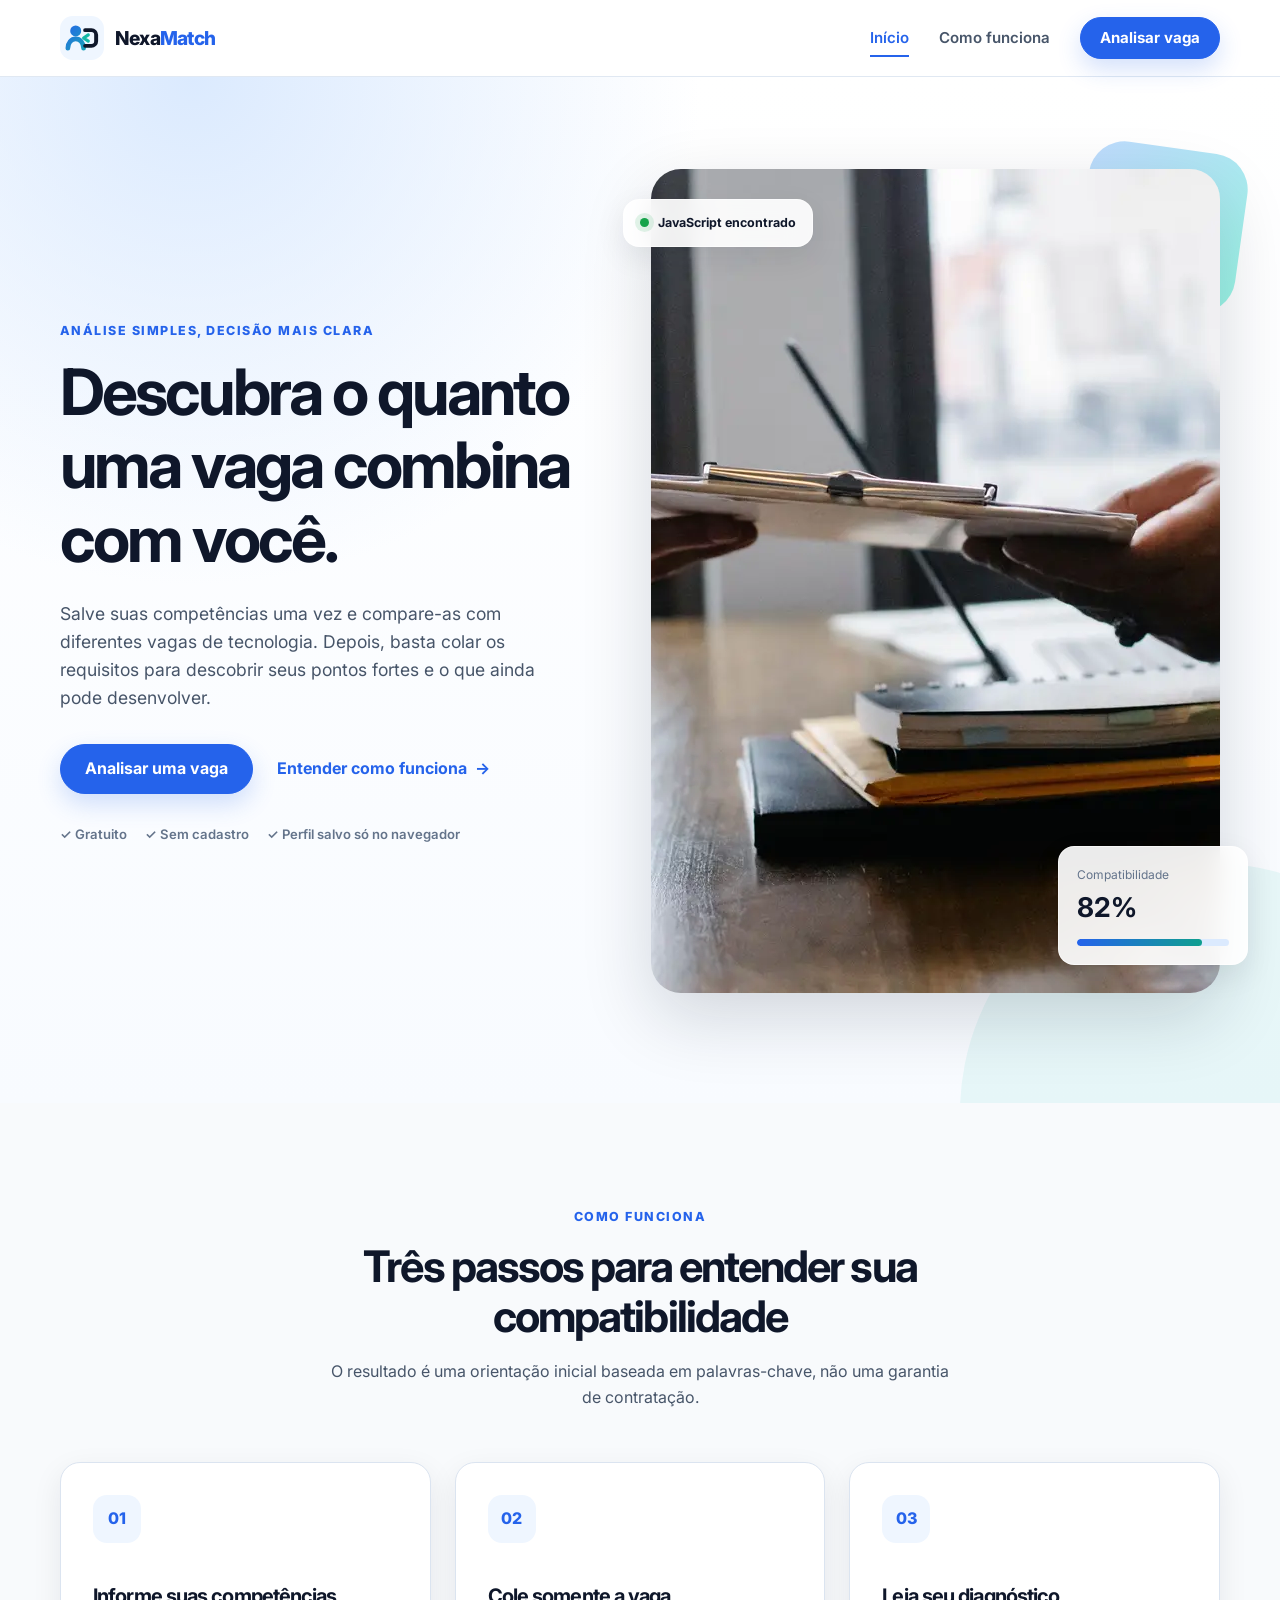
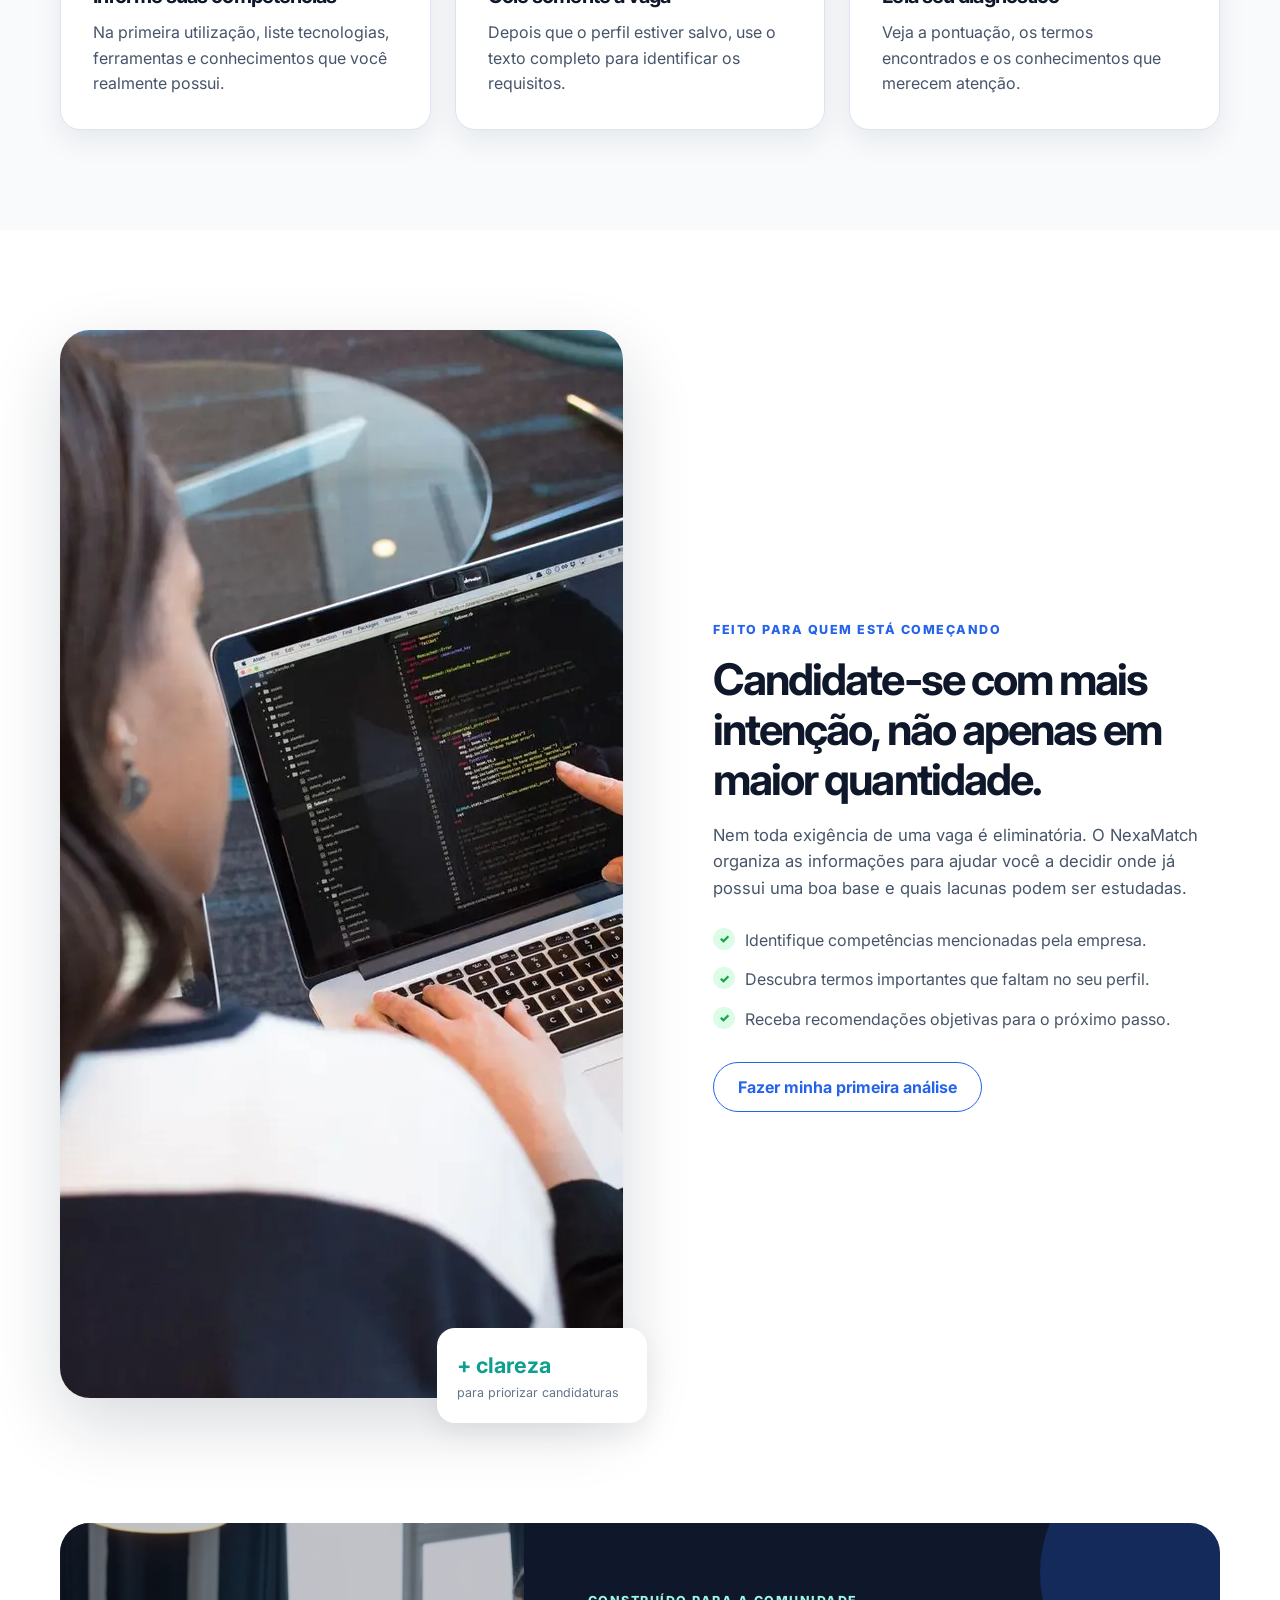
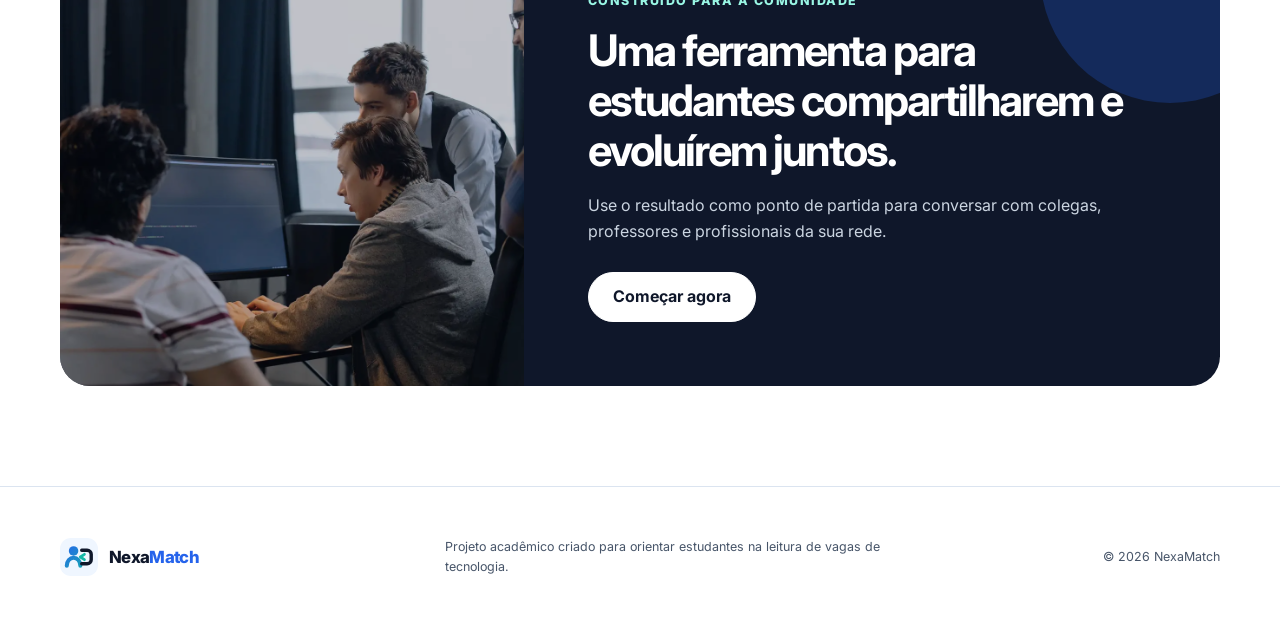
<file: index.html>
<!DOCTYPE html>
<html lang="pt-BR">
<head>
  <meta charset="UTF-8">
  <meta name="viewport" content="width=device-width, initial-scale=1.0">
  <meta name="description" content="Compare suas competências com vagas de tecnologia e descubra onde concentrar seus estudos.">
  <title>NexaMatch | Encontre vagas compatíveis com você</title>
  <link rel="icon" href="images/logo.svg" type="image/svg+xml">
  <link rel="preconnect" href="https://fonts.googleapis.com">
  <link rel="preconnect" href="https://fonts.gstatic.com" crossorigin>
  <link href="https://fonts.googleapis.com/css2?family=Inter:wght@400;500;600;700;800&display=swap" rel="stylesheet">
  <link rel="stylesheet" href="style.css">
  <script src="script.js" defer></script>
</head>
<body data-page="home">
  <header class="site-header">
    <div class="container nav-wrap">
      <a class="brand" href="index.html" aria-label="NexaMatch, página inicial">
        <img src="images/logo.svg" alt="" width="44" height="44">
        <span>Nexa<span>Match</span></span>
      </a>

      <button class="menu-button" type="button" aria-label="Abrir menu" aria-expanded="false" aria-controls="main-nav">
        <span></span><span></span><span></span>
      </button>

      <nav id="main-nav" class="main-nav" aria-label="Navegação principal">
        <a href="index.html" data-nav="home">Início</a>
        <a href="#como-funciona">Como funciona</a>
        <a class="button button-small" href="analisar.html" data-nav="analisar">Analisar vaga</a>
      </nav>
    </div>
  </header>

  <main>
    <section class="hero">
      <div class="container hero-grid">
        <div class="hero-copy reveal">
          <span class="eyebrow">Análise simples, decisão mais clara</span>
          <h1>Descubra o quanto uma vaga combina com você.</h1>
          <p>Salve suas competências uma vez e compare-as com diferentes vagas de tecnologia. Depois, basta colar os requisitos para descobrir seus pontos fortes e o que ainda pode desenvolver.</p>
          <div class="hero-actions">
            <a class="button" href="analisar.html">Analisar uma vaga</a>
            <a class="text-link" href="#como-funciona">Entender como funciona <span aria-hidden="true">→</span></a>
          </div>
          <div class="trust-row" aria-label="Vantagens do NexaMatch">
            <span>✓ Gratuito</span>
            <span>✓ Sem cadastro</span>
            <span>✓ Perfil salvo só no navegador</span>
          </div>
        </div>

        <div class="hero-media reveal">
          <img src="images/banner.webp" alt="Candidata entregando currículo durante uma conversa profissional" width="1600" height="824">
          <div class="floating-card score-preview" aria-hidden="true">
            <span>Compatibilidade</span>
            <strong>82%</strong>
            <div><i style="width: 82%"></i></div>
          </div>
          <div class="floating-card skill-preview" aria-hidden="true">
            <span class="status-dot"></span>
            JavaScript encontrado
          </div>
        </div>
      </div>
    </section>

    <section id="como-funciona" class="section section-soft">
      <div class="container">
        <div class="section-heading reveal">
          <span class="eyebrow">Como funciona</span>
          <h2>Três passos para entender sua compatibilidade</h2>
          <p>O resultado é uma orientação inicial baseada em palavras-chave, não uma garantia de contratação.</p>
        </div>

        <div class="steps-grid">
          <article class="step-card reveal">
            <span class="step-number">01</span>
            <h3>Informe suas competências</h3>
            <p>Na primeira utilização, liste tecnologias, ferramentas e conhecimentos que você realmente possui.</p>
          </article>
          <article class="step-card reveal">
            <span class="step-number">02</span>
            <h3>Cole somente a vaga</h3>
            <p>Depois que o perfil estiver salvo, use o texto completo para identificar os requisitos.</p>
          </article>
          <article class="step-card reveal">
            <span class="step-number">03</span>
            <h3>Leia seu diagnóstico</h3>
            <p>Veja a pontuação, os termos encontrados e os conhecimentos que merecem atenção.</p>
          </article>
        </div>
      </div>
    </section>

    <section class="section">
      <div class="container split-section">
        <div class="image-stack reveal">
          <img class="main-image" src="images/colaboracao.webp" alt="Duas profissionais analisando código juntas em um notebook" width="1600" height="1068" loading="lazy">
          <div class="mini-stat" aria-hidden="true"><strong>+ clareza</strong><span>para priorizar candidaturas</span></div>
        </div>
        <div class="content-block reveal">
          <span class="eyebrow">Feito para quem está começando</span>
          <h2>Candidate-se com mais intenção, não apenas em maior quantidade.</h2>
          <p>Nem toda exigência de uma vaga é eliminatória. O NexaMatch organiza as informações para ajudar você a decidir onde já possui uma boa base e quais lacunas podem ser estudadas.</p>
          <ul class="check-list">
            <li>Identifique competências mencionadas pela empresa.</li>
            <li>Descubra termos importantes que faltam no seu perfil.</li>
            <li>Receba recomendações objetivas para o próximo passo.</li>
          </ul>
          <a class="button button-secondary" href="analisar.html">Fazer minha primeira análise</a>
        </div>
      </div>
    </section>

    <section class="section community-section">
      <div class="container community-card reveal">
        <img src="images/comunidade.webp" alt="Equipe de desenvolvedores trabalhando em conjunto" width="1600" height="1067" loading="lazy">
        <div>
          <span class="eyebrow eyebrow-light">Construído para a comunidade</span>
          <h2>Uma ferramenta para estudantes compartilharem e evoluírem juntos.</h2>
          <p>Use o resultado como ponto de partida para conversar com colegas, professores e profissionais da sua rede.</p>
          <a class="button button-light" href="analisar.html">Começar agora</a>
        </div>
      </div>
    </section>
  </main>

  <footer class="site-footer">
    <div class="container footer-grid">
      <a class="brand brand-footer" href="index.html">
        <img src="images/logo.svg" alt="" width="38" height="38">
        <span>Nexa<span>Match</span></span>
      </a>
      <p>Projeto acadêmico criado para orientar estudantes na leitura de vagas de tecnologia.</p>
      <p class="copyright">© <span data-current-year></span> NexaMatch</p>
    </div>
  </footer>
</body>
</html>
</file>
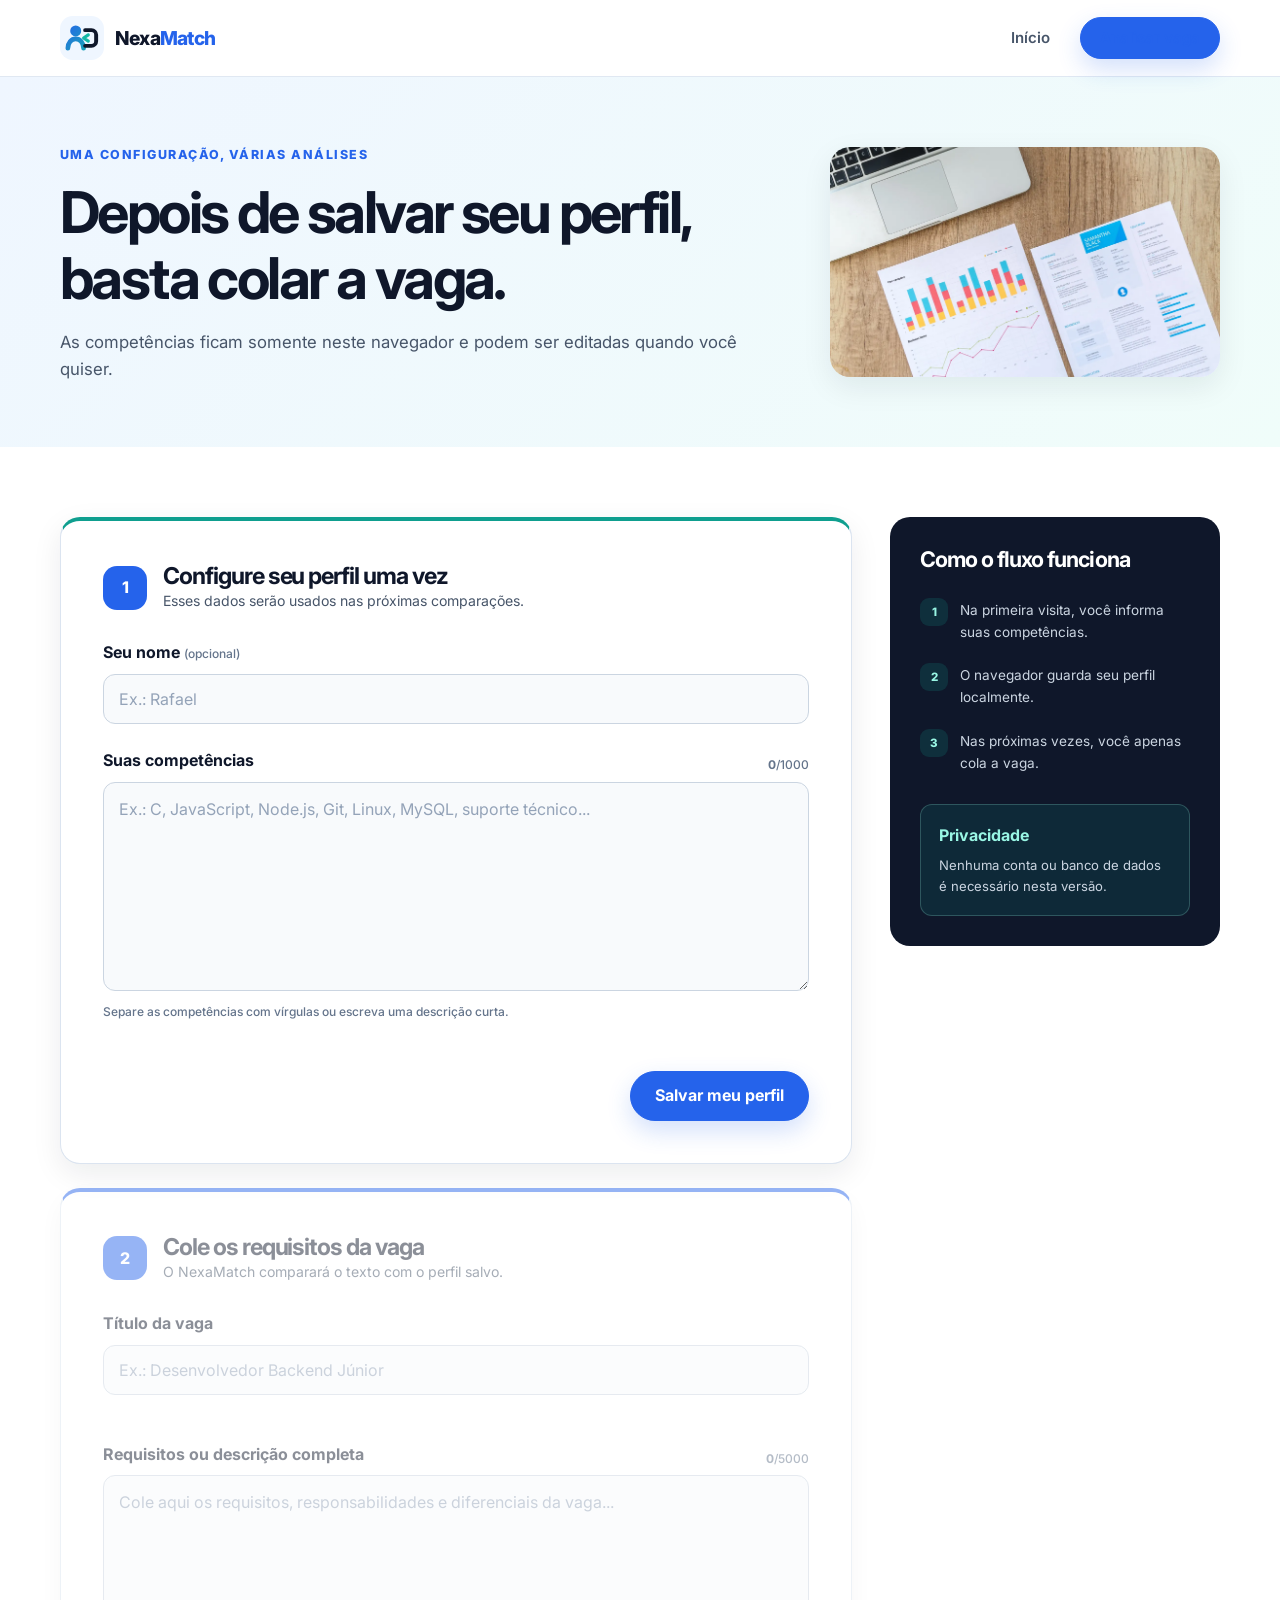
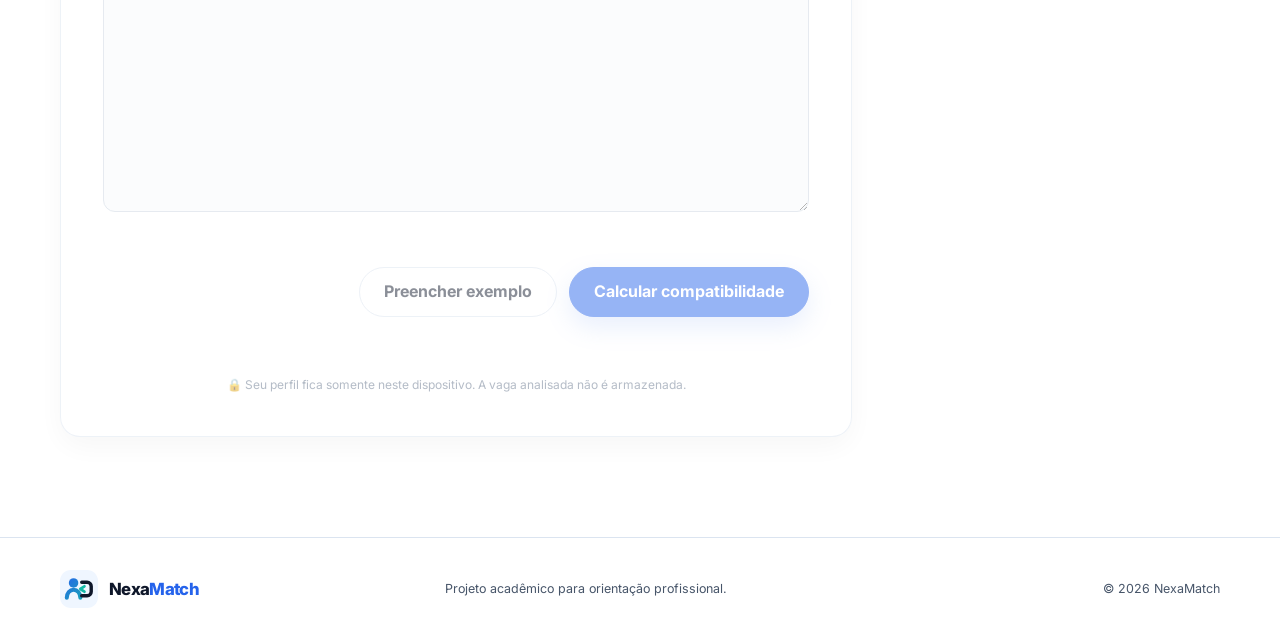
<file: analisar.html>
<!DOCTYPE html>
<html lang="pt-BR">
<head>
  <meta charset="UTF-8">
  <meta name="viewport" content="width=device-width, initial-scale=1.0">
  <meta name="description" content="Salve seu perfil uma vez e compare-o com diferentes vagas de tecnologia.">
  <title>Analisar vaga | NexaMatch</title>
  <link rel="icon" href="images/logo.svg" type="image/svg+xml">
  <link rel="preconnect" href="https://fonts.googleapis.com">
  <link rel="preconnect" href="https://fonts.gstatic.com" crossorigin>
  <link href="https://fonts.googleapis.com/css2?family=Inter:wght@400;500;600;700;800&display=swap" rel="stylesheet">
  <link rel="stylesheet" href="style.css">
  <script src="matcher.js" defer></script>
  <script src="script.js" defer></script>
</head>
<body data-page="analisar">
  <header class="site-header">
    <div class="container nav-wrap">
      <a class="brand" href="index.html" aria-label="NexaMatch, página inicial">
        <img src="images/logo.svg" alt="" width="44" height="44">
        <span>Nexa<span>Match</span></span>
      </a>
      <button class="menu-button" type="button" aria-label="Abrir menu" aria-expanded="false" aria-controls="main-nav"><span></span><span></span><span></span></button>
      <nav id="main-nav" class="main-nav" aria-label="Navegação principal">
        <a href="index.html" data-nav="home">Início</a>
        <a class="button button-small" href="analisar.html" data-nav="analisar">Analisar vaga</a>
      </nav>
    </div>
  </header>

  <main>
    <section class="page-hero">
      <div class="container page-hero-grid">
        <div>
          <span class="eyebrow">Uma configuração, várias análises</span>
          <h1>Depois de salvar seu perfil, basta colar a vaga.</h1>
          <p>As competências ficam somente neste navegador e podem ser editadas quando você quiser.</p>
        </div>
        <img src="images/analise.webp" alt="Currículo, gráficos e notebook organizados sobre uma mesa" width="1600" height="1060">
      </div>
    </section>

    <section class="section form-section">
      <div class="container form-layout">
        <div class="analysis-column">
          <form id="profile-form" class="match-form profile-form" novalidate>
            <div class="form-heading">
              <span class="form-step">1</span>
              <div><h2>Configure seu perfil uma vez</h2><p>Esses dados serão usados nas próximas comparações.</p></div>
            </div>

            <div class="field">
              <label for="profile-name">Seu nome <span>(opcional)</span></label>
              <input id="profile-name" name="profileName" type="text" maxlength="60" autocomplete="name" placeholder="Ex.: Rafael">
            </div>

            <div class="field">
              <div class="label-row">
                <label for="profile-skills">Suas competências</label>
                <span><strong data-count-for="profile-skills">0</strong>/1000</span>
              </div>
              <textarea id="profile-skills" name="profileSkills" rows="7" maxlength="1000" placeholder="Ex.: C, JavaScript, Node.js, Git, Linux, MySQL, suporte técnico..." required></textarea>
              <small>Separe as competências com vírgulas ou escreva uma descrição curta.</small>
              <small class="field-error" data-error-for="profile-skills"></small>
            </div>

            <div class="profile-form-actions">
              <button id="cancel-profile-edit" class="button button-ghost" type="button" hidden>Cancelar</button>
              <button class="button" type="submit">Salvar meu perfil</button>
            </div>
          </form>

          <section id="profile-summary" class="profile-summary" aria-live="polite" hidden>
            <div class="profile-icon" aria-hidden="true">✓</div>
            <div>
              <span>Perfil pronto</span>
              <h2 data-profile-name>Seu perfil</h2>
              <p><strong data-profile-count>0</strong> competências informadas. Agora você só precisa colar a vaga.</p>
            </div>
            <button id="edit-profile" class="button button-ghost button-small" type="button">Editar perfil</button>
          </section>

          <form id="match-form" class="match-form vacancy-form" novalidate>
            <div class="form-heading">
              <span class="form-step">2</span>
              <div><h2>Cole os requisitos da vaga</h2><p>O NexaMatch comparará o texto com o perfil salvo.</p></div>
            </div>

            <div class="field">
              <label for="job-title">Título da vaga</label>
              <input id="job-title" name="jobTitle" type="text" maxlength="100" placeholder="Ex.: Desenvolvedor Backend Júnior" required>
              <small class="field-error" data-error-for="job-title"></small>
            </div>

            <div class="field">
              <div class="label-row">
                <label for="job-description">Requisitos ou descrição completa</label>
                <span><strong data-count-for="job-description">0</strong>/5000</span>
              </div>
              <textarea id="job-description" name="jobDescription" rows="12" maxlength="5000" placeholder="Cole aqui os requisitos, responsabilidades e diferenciais da vaga..." required></textarea>
              <small class="field-error" data-error-for="job-description"></small>
            </div>

            <div class="form-actions">
              <button class="button button-ghost" id="fill-example" type="button">Preencher exemplo</button>
              <button class="button" type="submit">Calcular compatibilidade</button>
            </div>

            <div id="form-message" class="form-message" role="alert" aria-live="polite"></div>
            <p class="privacy-note">🔒 Seu perfil fica somente neste dispositivo. A vaga analisada não é armazenada.</p>
          </form>
        </div>

        <aside class="tips-card">
          <h2>Como o fluxo funciona</h2>
          <ol class="tips-steps">
            <li><span>1</span><p>Na primeira visita, você informa suas competências.</p></li>
            <li><span>2</span><p>O navegador guarda seu perfil localmente.</p></li>
            <li><span>3</span><p>Nas próximas vezes, você apenas cola a vaga.</p></li>
          </ol>
          <div class="tip-highlight"><strong>Privacidade</strong><p>Nenhuma conta ou banco de dados é necessário nesta versão.</p></div>
        </aside>
      </div>
    </section>
  </main>

  <div id="loading-overlay" class="loading-overlay" hidden>
    <div class="loader" aria-label="Analisando vaga"></div>
    <strong>Analisando compatibilidade...</strong>
    <span>Comparando seu perfil com os requisitos</span>
  </div>

  <footer class="site-footer compact-footer">
    <div class="container footer-grid">
      <a class="brand brand-footer" href="index.html"><img src="images/logo.svg" alt="" width="38" height="38"><span>Nexa<span>Match</span></span></a>
      <p>Projeto acadêmico para orientação profissional.</p>
      <p class="copyright">© <span data-current-year></span> NexaMatch</p>
    </div>
  </footer>
</body>
</html>
</file>
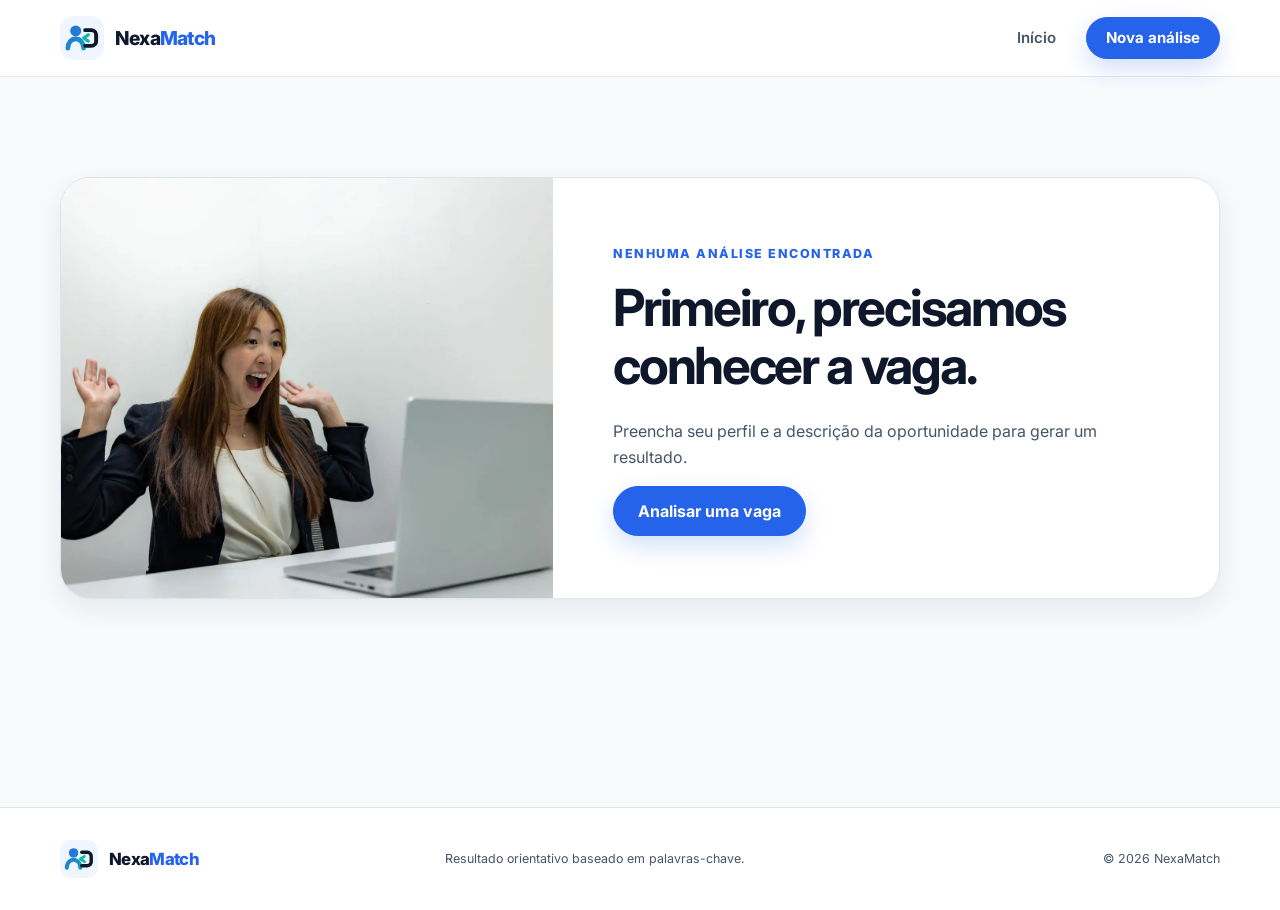
<file: resultado.html>
<!DOCTYPE html>
<html lang="pt-BR">
<head>
  <meta charset="UTF-8">
  <meta name="viewport" content="width=device-width, initial-scale=1.0">
  <meta name="description" content="Veja o resultado da sua análise de compatibilidade profissional.">
  <title>Resultado | NexaMatch</title>
  <link rel="icon" href="images/logo.svg" type="image/svg+xml">
  <link rel="preconnect" href="https://fonts.googleapis.com">
  <link rel="preconnect" href="https://fonts.gstatic.com" crossorigin>
  <link href="https://fonts.googleapis.com/css2?family=Inter:wght@400;500;600;700;800&display=swap" rel="stylesheet">
  <link rel="stylesheet" href="style.css">
  <script src="script.js" defer></script>
</head>
<body data-page="resultado">
  <header class="site-header">
    <div class="container nav-wrap">
      <a class="brand" href="index.html" aria-label="NexaMatch, página inicial"><img src="images/logo.svg" alt="" width="44" height="44"><span>Nexa<span>Match</span></span></a>
      <button class="menu-button" type="button" aria-label="Abrir menu" aria-expanded="false" aria-controls="main-nav"><span></span><span></span><span></span></button>
      <nav id="main-nav" class="main-nav" aria-label="Navegação principal">
        <a href="index.html" data-nav="home">Início</a>
        <a class="button button-small" href="analisar.html" data-nav="analisar">Nova análise</a>
      </nav>
    </div>
  </header>

  <main class="result-main">
    <section id="result-content" class="section" hidden>
      <div class="container">
        <div class="result-heading">
          <div>
            <span class="eyebrow">Resultado da análise</span>
            <h1><span data-result-name>Seu perfil</span> × <span data-result-job>a vaga</span></h1>
            <p>Use este diagnóstico para organizar sua candidatura e seus próximos estudos.</p>
          </div>
          <button id="print-result" class="button button-ghost" type="button">Imprimir resultado</button>
        </div>

        <div class="result-overview">
          <article class="score-card">
            <div class="score-ring" data-score-ring style="--score: 0">
              <div><strong data-result-score>0%</strong><span>compatível</span></div>
            </div>
            <span class="result-level" data-result-level>Em análise</span>
            <p data-result-message></p>
          </article>

          <img class="result-image" src="images/resultado.webp" alt="Profissional comemorando um resultado positivo diante do notebook" width="1600" height="1067">

          <article class="summary-card">
            <h2>Resumo</h2>
            <div><span>Requisitos identificados</span><strong data-total-required>0</strong></div>
            <div><span>Competências encontradas</span><strong data-total-matched>0</strong></div>
            <div><span>Pontos para desenvolver</span><strong data-total-missing>0</strong></div>
          </article>
        </div>

        <div class="result-columns">
          <article class="result-list-card success-card">
            <div class="card-title"><span>✓</span><div><h2>Você já possui</h2><p>Competências localizadas nos dois textos.</p></div></div>
            <div class="tag-list" data-matched-list></div>
          </article>
          <article class="result-list-card attention-card">
            <div class="card-title"><span>!</span><div><h2>Vale desenvolver</h2><p>Requisitos citados na vaga e ausentes no perfil.</p></div></div>
            <div class="tag-list" data-missing-list></div>
          </article>
        </div>

        <article class="recommendations-card">
          <span class="eyebrow">Próximos passos</span>
          <h2>Como usar este resultado</h2>
          <div class="recommendations-grid" data-recommendations></div>
        </article>

        <div class="result-actions">
          <a class="button" href="analisar.html">Analisar outra vaga</a>
          <a class="button button-secondary" href="index.html">Voltar ao início</a>
        </div>
      </div>
    </section>

    <section id="empty-result" class="empty-state section" hidden>
      <div class="container empty-card">
        <img src="images/resultado.webp" alt="Profissional trabalhando diante do notebook" width="1600" height="1067">
        <div><span class="eyebrow">Nenhuma análise encontrada</span><h1>Primeiro, precisamos conhecer a vaga.</h1><p>Preencha seu perfil e a descrição da oportunidade para gerar um resultado.</p><a class="button" href="analisar.html">Analisar uma vaga</a></div>
      </div>
    </section>
  </main>

  <footer class="site-footer compact-footer">
    <div class="container footer-grid">
      <a class="brand brand-footer" href="index.html"><img src="images/logo.svg" alt="" width="38" height="38"><span>Nexa<span>Match</span></span></a>
      <p>Resultado orientativo baseado em palavras-chave.</p>
      <p class="copyright">© <span data-current-year></span> NexaMatch</p>
    </div>
  </footer>
</body>
</html>
</file>
<file: style.css>
:root {
  --navy: #0f172a;
  --slate: #475569;
  --muted: #64748b;
  --blue: #2563eb;
  --blue-dark: #1d4ed8;
  --teal: #0f9f8f;
  --green: #16a34a;
  --amber: #d97706;
  --white: #ffffff;
  --surface: #f8fafc;
  --surface-blue: #eff6ff;
  --border: #dbe4f0;
  --danger: #dc2626;
  --shadow-sm: 0 10px 30px rgba(15, 23, 42, 0.08);
  --shadow-lg: 0 25px 70px rgba(15, 23, 42, 0.16);
  --radius-sm: 12px;
  --radius-md: 20px;
  --radius-lg: 30px;
  --container: 1160px;
}

* { box-sizing: border-box; }
html { scroll-behavior: smooth; }
body {
  margin: 0;
  color: var(--navy);
  background: var(--white);
  font-family: "Inter", system-ui, -apple-system, BlinkMacSystemFont, "Segoe UI", sans-serif;
  line-height: 1.6;
  -webkit-font-smoothing: antialiased;
}
body.is-loading { overflow: hidden; }
img { display: block; max-width: 100%; }
a { color: inherit; text-decoration: none; }
button, input, textarea { font: inherit; }
button { cursor: pointer; }
[hidden] { display: none !important; }

.container { width: min(calc(100% - 40px), var(--container)); margin-inline: auto; }
.section { padding: 100px 0; }
.section-soft { background: var(--surface); }

.site-header {
  position: sticky;
  top: 0;
  z-index: 50;
  border-bottom: 1px solid rgba(219, 228, 240, 0.85);
  background: rgba(255, 255, 255, 0.92);
  backdrop-filter: blur(18px);
}
.nav-wrap { min-height: 76px; display: flex; align-items: center; justify-content: space-between; gap: 28px; }
.brand { display: inline-flex; align-items: center; gap: 11px; font-size: 1.2rem; font-weight: 800; letter-spacing: -0.04em; }
.brand img { flex: 0 0 auto; }
.brand > span > span { color: var(--blue); }
.main-nav { display: flex; align-items: center; gap: 30px; font-size: 0.94rem; font-weight: 600; }
.main-nav > a:not(.button) { position: relative; color: var(--slate); }
.main-nav > a:not(.button)::after { position: absolute; right: 0; bottom: -7px; left: 0; height: 2px; content: ""; background: var(--blue); transform: scaleX(0); transition: transform 180ms ease; }
.main-nav > a:hover, .main-nav > a[aria-current="page"] { color: var(--blue); }
.main-nav > a:hover::after, .main-nav > a[aria-current="page"]::after { transform: scaleX(1); }
.menu-button { display: none; width: 44px; height: 44px; padding: 10px; border: 0; background: transparent; }
.menu-button span { display: block; width: 24px; height: 2px; margin: 5px auto; border-radius: 2px; background: var(--navy); }

.button {
  display: inline-flex;
  min-height: 50px;
  align-items: center;
  justify-content: center;
  padding: 0 24px;
  border: 1px solid var(--blue);
  border-radius: 999px;
  color: var(--white);
  background: var(--blue);
  font-weight: 700;
  box-shadow: 0 10px 24px rgba(37, 99, 235, 0.2);
  transition: transform 180ms ease, background 180ms ease, box-shadow 180ms ease;
}
.button:hover { background: var(--blue-dark); box-shadow: 0 14px 30px rgba(37, 99, 235, 0.28); transform: translateY(-2px); }
.button:focus-visible, a:focus-visible, input:focus-visible, textarea:focus-visible, .menu-button:focus-visible { outline: 3px solid rgba(37, 99, 235, 0.28); outline-offset: 3px; }
.button-small { min-height: 42px; padding-inline: 19px; }
.button-secondary { color: var(--blue); background: var(--white); box-shadow: none; }
.button-secondary:hover { color: var(--white); }
.button-ghost { border-color: var(--border); color: var(--navy); background: var(--white); box-shadow: none; }
.button-ghost:hover { border-color: var(--blue); color: var(--blue); background: var(--surface-blue); }
.button-light { border-color: var(--white); color: var(--navy); background: var(--white); box-shadow: none; }
.button-light:hover { color: var(--blue); background: var(--surface-blue); }
.text-link { color: var(--blue); font-weight: 700; }
.text-link span { display: inline-block; margin-left: 4px; transition: transform 180ms ease; }
.text-link:hover span { transform: translateX(5px); }

.eyebrow { display: inline-block; margin-bottom: 14px; color: var(--blue); font-size: 0.78rem; font-weight: 800; letter-spacing: 0.12em; text-transform: uppercase; }
.eyebrow-light { color: #99f6e4; }
h1, h2, h3, p { margin-top: 0; }
h1, h2, h3 { line-height: 1.15; letter-spacing: -0.045em; }
h1 { margin-bottom: 24px; font-size: clamp(2.5rem, 5vw, 4.75rem); }
h2 { margin-bottom: 18px; font-size: clamp(2rem, 3.4vw, 3rem); }
h3 { font-size: 1.25rem; }
p { color: var(--slate); }

.hero { position: relative; overflow: hidden; padding: 92px 0 110px; background: radial-gradient(circle at 15% 0%, #dbeafe 0, transparent 34%), linear-gradient(180deg, #fff, #f8fbff); }
.hero::after { position: absolute; right: -180px; bottom: -260px; width: 500px; height: 500px; border-radius: 50%; content: ""; background: rgba(20, 184, 166, 0.08); }
.hero-grid { display: grid; grid-template-columns: 0.95fr 1.05fr; align-items: center; gap: 76px; }
.hero-copy { position: relative; z-index: 2; }
.hero-copy > p { max-width: 620px; margin-bottom: 32px; font-size: 1.1rem; }
.hero-actions { display: flex; align-items: center; gap: 24px; }
.trust-row { display: flex; flex-wrap: wrap; gap: 18px; margin-top: 30px; color: var(--muted); font-size: 0.82rem; font-weight: 600; }
.hero-media { position: relative; z-index: 2; }
.hero-media > img { width: 100%; min-height: 470px; border-radius: var(--radius-lg); object-fit: cover; box-shadow: var(--shadow-lg); }
.hero-media::before { position: absolute; top: -22px; right: -22px; z-index: -1; width: 160px; height: 160px; border-radius: 36px; content: ""; background: linear-gradient(135deg, #bfdbfe, #99f6e4); transform: rotate(8deg); }
.floating-card { position: absolute; border: 1px solid rgba(255, 255, 255, 0.6); border-radius: 16px; background: rgba(255, 255, 255, 0.92); box-shadow: var(--shadow-sm); backdrop-filter: blur(12px); }
.score-preview { right: -28px; bottom: 28px; width: 190px; padding: 18px; }
.score-preview span { display: block; color: var(--muted); font-size: 0.75rem; }
.score-preview strong { display: block; margin: 2px 0 9px; font-size: 1.7rem; }
.score-preview div { height: 7px; overflow: hidden; border-radius: 999px; background: #dbeafe; }
.score-preview i { display: block; height: 100%; border-radius: inherit; background: linear-gradient(90deg, var(--blue), var(--teal)); }
.skill-preview { top: 30px; left: -28px; display: flex; align-items: center; gap: 9px; padding: 13px 16px; font-size: 0.78rem; font-weight: 700; }
.status-dot { width: 9px; height: 9px; border-radius: 50%; background: var(--green); box-shadow: 0 0 0 5px rgba(22, 163, 74, 0.12); }

.section-heading { max-width: 720px; margin: 0 auto 52px; text-align: center; }
.section-heading > p { max-width: 620px; margin: 0 auto; }
.steps-grid { display: grid; grid-template-columns: repeat(3, 1fr); gap: 24px; }
.step-card { min-height: 250px; padding: 32px; border: 1px solid var(--border); border-radius: var(--radius-md); background: var(--white); box-shadow: var(--shadow-sm); }
.step-number { display: grid; width: 48px; height: 48px; margin-bottom: 42px; place-items: center; border-radius: 14px; color: var(--blue); background: var(--surface-blue); font-weight: 800; }
.step-card h3 { margin-bottom: 12px; }
.step-card p { margin-bottom: 0; }

.split-section { display: grid; grid-template-columns: 1fr 0.9fr; align-items: center; gap: 90px; }
.image-stack { position: relative; }
.main-image { width: 100%; min-height: 500px; border-radius: var(--radius-lg); object-fit: cover; box-shadow: var(--shadow-lg); }
.mini-stat { position: absolute; right: -24px; bottom: -25px; min-width: 210px; padding: 20px; border-radius: 18px; background: var(--white); box-shadow: var(--shadow-sm); }
.mini-stat strong, .mini-stat span { display: block; }
.mini-stat strong { color: var(--teal); font-size: 1.35rem; }
.mini-stat span { color: var(--muted); font-size: 0.78rem; }
.content-block > p { margin-bottom: 26px; font-size: 1.04rem; }
.check-list { display: grid; gap: 14px; margin: 0 0 30px; padding: 0; list-style: none; }
.check-list li { position: relative; padding-left: 32px; color: var(--slate); }
.check-list li::before { position: absolute; top: 0; left: 0; display: grid; width: 22px; height: 22px; place-items: center; border-radius: 50%; content: "✓"; color: var(--green); background: #dcfce7; font-size: 0.75rem; font-weight: 900; }

.community-section { padding-top: 25px; }
.community-card { position: relative; display: grid; grid-template-columns: 0.8fr 1.2fr; align-items: center; min-height: 430px; overflow: hidden; border-radius: var(--radius-lg); color: var(--white); background: var(--navy); }
.community-card::after { position: absolute; top: -80px; right: -80px; width: 260px; height: 260px; border-radius: 50%; content: ""; background: rgba(37, 99, 235, 0.25); }
.community-card img { width: 100%; height: 100%; min-height: 430px; object-fit: cover; opacity: 0.75; }
.community-card > div { position: relative; z-index: 1; padding: 64px; }
.community-card h2 { max-width: 650px; }
.community-card p { max-width: 620px; margin-bottom: 28px; color: #cbd5e1; }

.page-hero { padding: 64px 0; background: linear-gradient(135deg, #eff6ff, #f0fdfa); }
.page-hero-grid { display: grid; grid-template-columns: 1fr 390px; align-items: center; gap: 70px; }
.page-hero h1 { margin-bottom: 18px; font-size: clamp(2.4rem, 4.5vw, 4rem); }
.page-hero p { margin-bottom: 0; font-size: 1.05rem; }
.page-hero img { width: 100%; height: 230px; border-radius: var(--radius-md); object-fit: cover; box-shadow: var(--shadow-sm); }

.form-section { padding-top: 70px; }
.form-layout { display: grid; grid-template-columns: minmax(0, 1fr) 330px; align-items: start; gap: 38px; }
.analysis-column { display: grid; gap: 24px; }
.match-form { padding: 42px; border: 1px solid var(--border); border-radius: var(--radius-md); background: var(--white); box-shadow: var(--shadow-sm); }
.profile-form { border-top: 4px solid var(--teal); }
.vacancy-form { position: relative; border-top: 4px solid var(--blue); transition: opacity 180ms ease; }
.vacancy-form.is-locked { opacity: 0.48; }
.vacancy-form.is-locked::after { position: absolute; inset: 0; border-radius: inherit; content: ""; cursor: not-allowed; }
.form-heading { display: flex; align-items: center; gap: 16px; margin-bottom: 28px; }
.form-heading h2, .form-heading p { margin-bottom: 0; }
.form-heading h2 { font-size: 1.45rem; }
.form-heading p { font-size: 0.88rem; }
.form-step { display: grid; width: 44px; height: 44px; flex: 0 0 auto; place-items: center; border-radius: 14px; color: var(--white); background: var(--blue); font-weight: 800; }
.field-grid { display: grid; grid-template-columns: 1fr 1fr; gap: 20px; }
.field { margin-bottom: 24px; }
.field label { display: block; margin-bottom: 8px; font-weight: 700; }
.field label span, .field small, .label-row > span { color: var(--muted); font-size: 0.75rem; font-weight: 500; }
.label-row { display: flex; align-items: center; justify-content: space-between; gap: 16px; }
input, textarea { width: 100%; border: 1px solid #cbd5e1; border-radius: var(--radius-sm); color: var(--navy); background: var(--surface); transition: border-color 180ms ease, box-shadow 180ms ease, background 180ms ease; }
input { height: 50px; padding: 0 15px; }
textarea { min-height: 140px; padding: 14px 15px; resize: vertical; }
input::placeholder, textarea::placeholder { color: #94a3b8; }
input:focus, textarea:focus { border-color: var(--blue); outline: none; background: var(--white); box-shadow: 0 0 0 4px rgba(37, 99, 235, 0.1); }
input.has-error, textarea.has-error { border-color: var(--danger); }
.field-error { display: block; min-height: 18px; margin-top: 5px; color: var(--danger) !important; }
.divider { height: 1px; margin: 16px 0 32px; background: var(--border); }
.form-actions { display: flex; justify-content: flex-end; gap: 12px; }
.profile-form-actions { display: flex; justify-content: flex-end; gap: 12px; }
.profile-summary { display: grid; grid-template-columns: auto 1fr auto; align-items: center; gap: 20px; padding: 26px 30px; border: 1px solid #a7f3d0; border-radius: var(--radius-md); background: #f0fdf4; box-shadow: var(--shadow-sm); }
.profile-summary h2, .profile-summary p { margin-bottom: 0; }
.profile-summary h2 { margin-top: 2px; font-size: 1.35rem; }
.profile-summary p { font-size: 0.82rem; }
.profile-summary > div > span { color: #15803d; font-size: 0.72rem; font-weight: 800; letter-spacing: 0.08em; text-transform: uppercase; }
.profile-icon { display: grid; width: 48px; height: 48px; place-items: center; border-radius: 15px; color: var(--white); background: var(--green); font-size: 1.25rem; font-weight: 900; }
.form-message { min-height: 24px; margin-top: 16px; color: var(--danger); font-size: 0.85rem; font-weight: 600; text-align: right; }
.privacy-note { margin: 18px 0 0; color: var(--muted); font-size: 0.75rem; text-align: center; }
.tips-card { position: sticky; top: 110px; padding: 30px; border-radius: var(--radius-md); color: var(--white); background: var(--navy); }
.tips-card h2 { font-size: 1.35rem; }
.tips-card ul { display: grid; gap: 16px; margin: 24px 0 28px; padding-left: 20px; }
.tips-card li { color: #cbd5e1; font-size: 0.9rem; }
.tips-steps { display: grid; gap: 20px; margin: 26px 0 30px; padding: 0; list-style: none; }
.tips-steps li { display: flex; align-items: flex-start; gap: 12px; }
.tips-steps li > span { display: grid; width: 28px; height: 28px; flex: 0 0 auto; place-items: center; border-radius: 9px; color: #99f6e4; background: rgba(15, 159, 143, 0.18); font-size: 0.72rem; font-weight: 800; }
.tips-steps p { margin: 2px 0 0; color: #cbd5e1; font-size: 0.85rem; }
.tip-highlight { padding: 18px; border: 1px solid rgba(153, 246, 228, 0.22); border-radius: var(--radius-sm); background: rgba(15, 159, 143, 0.14); }
.tip-highlight strong { color: #99f6e4; }
.tip-highlight p { margin: 6px 0 0; color: #cbd5e1; font-size: 0.82rem; }
.loading-overlay { position: fixed; inset: 0; z-index: 100; display: grid; place-content: center; justify-items: center; background: rgba(248, 250, 252, 0.94); backdrop-filter: blur(8px); }
.loading-overlay strong { margin-top: 18px; }
.loading-overlay span { color: var(--muted); font-size: 0.85rem; }
.loader { width: 54px; height: 54px; border: 5px solid #bfdbfe; border-top-color: var(--blue); border-radius: 50%; animation: spin 800ms linear infinite; }
@keyframes spin { to { transform: rotate(360deg); } }

.result-main { min-height: calc(100vh - 170px); background: var(--surface); }
.result-heading { display: flex; align-items: end; justify-content: space-between; gap: 32px; margin-bottom: 44px; }
.result-heading h1 { margin-bottom: 10px; font-size: clamp(2rem, 4vw, 3.3rem); }
.result-heading p { margin-bottom: 0; }
.result-overview { display: grid; grid-template-columns: 0.78fr 1fr 0.8fr; gap: 24px; margin-bottom: 24px; }
.score-card, .summary-card, .result-list-card, .recommendations-card { padding: 32px; border: 1px solid var(--border); border-radius: var(--radius-md); background: var(--white); box-shadow: var(--shadow-sm); }
.score-card { display: flex; flex-direction: column; align-items: center; justify-content: center; text-align: center; }
.score-ring { display: grid; width: 170px; height: 170px; margin-bottom: 22px; place-items: center; border-radius: 50%; background: conic-gradient(var(--blue) calc(var(--score) * 1%), #dbeafe 0); }
.score-ring::before { grid-area: 1 / 1; width: 132px; height: 132px; border-radius: 50%; content: ""; background: var(--white); }
.score-ring > div { z-index: 1; grid-area: 1 / 1; }
.score-ring strong, .score-ring span { display: block; }
.score-ring strong { font-size: 2.2rem; line-height: 1; }
.score-ring span { margin-top: 5px; color: var(--muted); font-size: 0.74rem; }
.result-level { display: inline-block; margin-bottom: 10px; padding: 6px 12px; border-radius: 999px; color: var(--blue); background: var(--surface-blue); font-size: 0.76rem; font-weight: 800; }
.score-card p { margin-bottom: 0; font-size: 0.82rem; }
.result-image { width: 100%; height: 100%; min-height: 360px; border-radius: var(--radius-md); object-fit: cover; box-shadow: var(--shadow-sm); }
.summary-card { display: flex; flex-direction: column; justify-content: center; }
.summary-card h2 { font-size: 1.35rem; }
.summary-card > div { display: flex; align-items: center; justify-content: space-between; gap: 20px; padding: 18px 0; border-bottom: 1px solid var(--border); }
.summary-card > div:last-child { border-bottom: 0; }
.summary-card span { color: var(--slate); font-size: 0.82rem; }
.summary-card strong { font-size: 1.35rem; }
.result-columns { display: grid; grid-template-columns: 1fr 1fr; gap: 24px; margin-bottom: 24px; }
.success-card { border-top: 4px solid var(--green); }
.attention-card { border-top: 4px solid var(--amber); }
.card-title { display: flex; align-items: flex-start; gap: 15px; margin-bottom: 24px; }
.card-title > span { display: grid; width: 38px; height: 38px; flex: 0 0 auto; place-items: center; border-radius: 12px; font-weight: 900; }
.success-card .card-title > span { color: var(--green); background: #dcfce7; }
.attention-card .card-title > span { color: var(--amber); background: #fef3c7; }
.card-title h2, .card-title p { margin-bottom: 0; }
.card-title h2 { font-size: 1.3rem; }
.card-title p { font-size: 0.8rem; }
.tag-list { display: flex; flex-wrap: wrap; gap: 10px; }
.tag { padding: 8px 12px; border-radius: 999px; font-size: 0.78rem; font-weight: 700; }
.tag-success { color: #166534; background: #dcfce7; }
.tag-attention { color: #92400e; background: #fef3c7; }
.empty-list-message { margin-bottom: 0; font-size: 0.82rem; }
.recommendations-card { margin-bottom: 30px; }
.recommendations-card h2 { font-size: 1.8rem; }
.recommendations-grid { display: grid; grid-template-columns: repeat(3, 1fr); gap: 18px; margin-top: 26px; }
.recommendations-grid article { display: flex; align-items: flex-start; gap: 14px; padding: 20px; border-radius: var(--radius-sm); background: var(--surface); }
.recommendations-grid article > span { display: grid; width: 32px; height: 32px; flex: 0 0 auto; place-items: center; border-radius: 10px; color: var(--white); background: var(--blue); font-size: 0.78rem; font-weight: 800; }
.recommendations-grid h3 { margin-bottom: 6px; font-size: 0.95rem; }
.recommendations-grid p { margin-bottom: 0; font-size: 0.78rem; }
.result-actions { display: flex; justify-content: center; gap: 14px; }
.empty-card { display: grid; grid-template-columns: 0.85fr 1.15fr; align-items: center; overflow: hidden; border: 1px solid var(--border); border-radius: var(--radius-lg); background: var(--white); box-shadow: var(--shadow-sm); }
.empty-card img { width: 100%; height: 100%; min-height: 420px; object-fit: cover; }
.empty-card > div { padding: 60px; }
.empty-card h1 { font-size: clamp(2rem, 4vw, 3.2rem); }

.site-footer { padding: 50px 0; border-top: 1px solid var(--border); background: var(--white); }
.footer-grid { display: grid; grid-template-columns: 1fr 1.4fr 0.7fr; align-items: center; gap: 30px; }
.brand-footer { font-size: 1.05rem; }
.footer-grid p { margin-bottom: 0; font-size: 0.78rem; }
.copyright { text-align: right; }
.compact-footer { padding: 32px 0; }
.reveal { opacity: 0; transform: translateY(18px); transition: opacity 600ms ease, transform 600ms ease; }
.reveal.is-visible { opacity: 1; transform: none; }

@media (max-width: 980px) {
  .hero-grid, .split-section, .page-hero-grid { grid-template-columns: 1fr; }
  .hero-grid { gap: 55px; }
  .hero-copy { text-align: center; }
  .hero-copy > p { margin-inline: auto; }
  .hero-actions, .trust-row { justify-content: center; }
  .hero-media { max-width: 700px; margin-inline: auto; }
  .split-section { gap: 65px; }
  .content-block { max-width: 720px; }
  .page-hero-grid { gap: 30px; }
  .page-hero img { height: 260px; }
  .form-layout { grid-template-columns: 1fr; }
  .tips-card { position: static; }
  .result-overview { grid-template-columns: 1fr 1fr; }
  .result-image { grid-column: 1 / -1; grid-row: 1; max-height: 380px; }
  .recommendations-grid { grid-template-columns: 1fr; }
}

@media (max-width: 760px) {
  .container { width: min(calc(100% - 28px), var(--container)); }
  .section { padding: 74px 0; }
  .menu-button { display: block; }
  .main-nav { position: absolute; top: 76px; right: 14px; left: 14px; display: none; align-items: stretch; padding: 18px; border: 1px solid var(--border); border-radius: 18px; background: var(--white); box-shadow: var(--shadow-lg); }
  .main-nav.is-open { display: grid; }
  .main-nav a { padding: 10px; }
  .main-nav .button { margin-top: 6px; }
  .hero { padding: 70px 0 88px; }
  .hero-media > img { min-height: 340px; }
  .score-preview { right: 10px; }
  .skill-preview { top: 16px; left: 10px; }
  .steps-grid, .result-columns { grid-template-columns: 1fr; }
  .step-card { min-height: auto; }
  .community-card { grid-template-columns: 1fr; }
  .community-card img { min-height: 280px; max-height: 320px; }
  .community-card > div { padding: 38px 28px; }
  .form-section { padding-top: 40px; }
  .match-form { padding: 28px 20px; }
  .profile-summary { grid-template-columns: auto 1fr; padding: 22px; }
  .profile-summary .button { grid-column: 1 / -1; width: 100%; }
  .field-grid { grid-template-columns: 1fr; gap: 0; }
  .form-actions, .profile-form-actions, .result-actions { flex-direction: column-reverse; }
  .form-actions .button, .profile-form-actions .button, .result-actions .button { width: 100%; }
  .result-heading { align-items: stretch; flex-direction: column; }
  .result-overview { grid-template-columns: 1fr; }
  .result-image { grid-column: auto; grid-row: auto; min-height: 280px; }
  .empty-card { grid-template-columns: 1fr; }
  .empty-card img { min-height: 260px; max-height: 300px; }
  .empty-card > div { padding: 36px 24px; }
  .footer-grid { grid-template-columns: 1fr; text-align: center; }
  .brand-footer { justify-content: center; }
  .copyright { text-align: center; }
}

@media (max-width: 480px) {
  h1 { font-size: 2.45rem; }
  h2 { font-size: 1.9rem; }
  .hero-actions { align-items: stretch; flex-direction: column; }
  .text-link { text-align: center; }
  .floating-card { display: none; }
  .main-image { min-height: 360px; }
  .mini-stat { right: 10px; }
}

@media (prefers-reduced-motion: reduce) {
  *, *::before, *::after { scroll-behavior: auto !important; animation-duration: 0.01ms !important; animation-iteration-count: 1 !important; transition-duration: 0.01ms !important; }
  .reveal { opacity: 1; transform: none; }
}

@media print {
  .site-header, .site-footer, .result-actions, #print-result { display: none !important; }
  .result-main, body { background: white; }
  .section { padding: 20px 0; }
  .score-card, .summary-card, .result-list-card, .recommendations-card { box-shadow: none; break-inside: avoid; }
}
</file>
